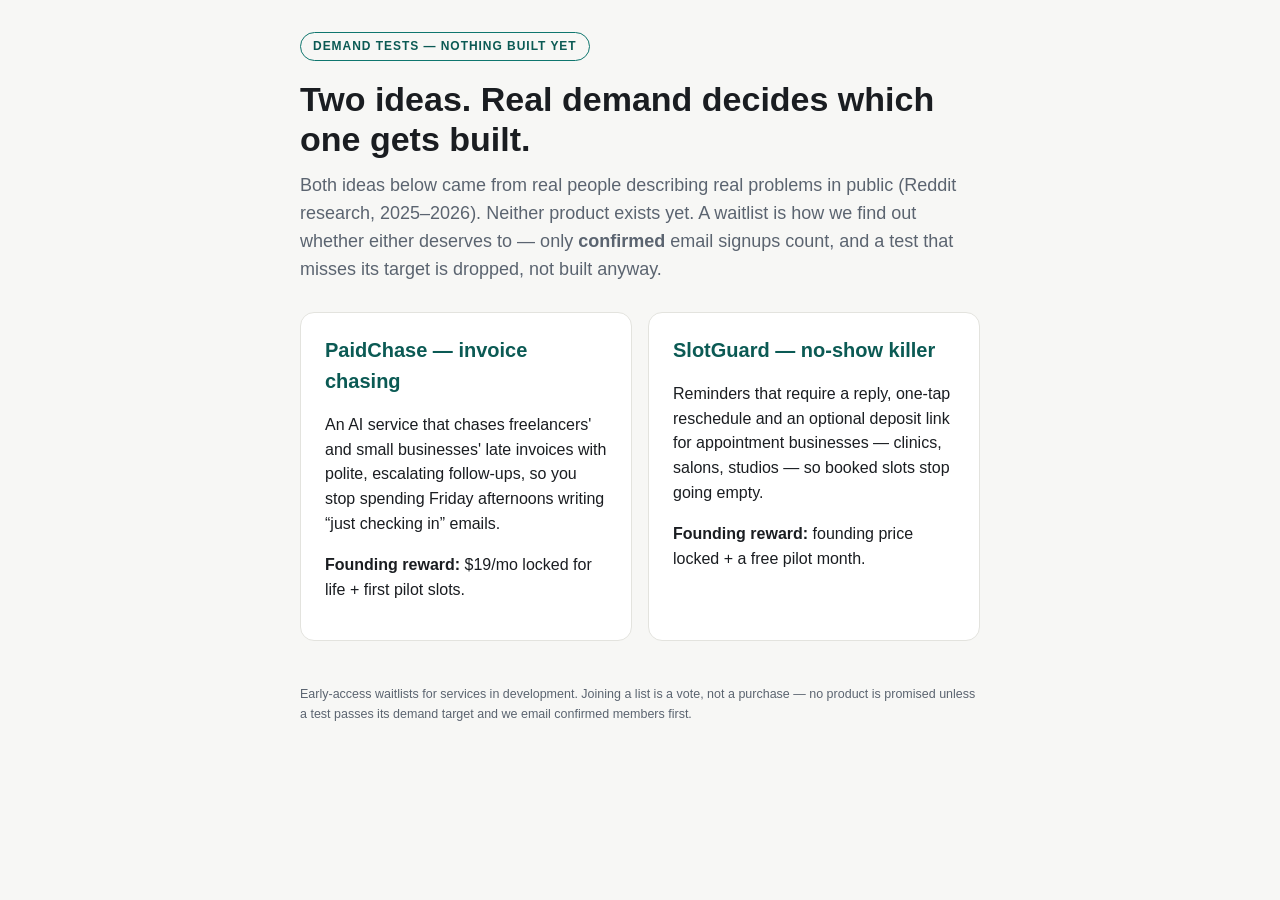
<file: index.html>
<!DOCTYPE html>
<html lang="en">
<head>
<meta charset="utf-8">
<meta name="viewport" content="width=device-width, initial-scale=1">
<title>Two ideas, tested in public — demand decides</title>
<link rel="stylesheet" href="assets/styles.css">
</head>
<body>
  <main class="wrap">
    <span class="badge">Demand tests — nothing built yet</span>
    <h1>Two ideas. Real demand decides which one gets built.</h1>
    <p class="lede">Both ideas below came from real people describing real problems in public
    (Reddit research, 2025–2026). Neither product exists yet. A waitlist is how we find out
    whether either deserves to — only <strong>confirmed</strong> email signups count, and a
    test that misses its target is dropped, not built anyway.</p>

    <div class="test-grid">
      <a class="card test-card" href="invoice-chaser/">
        <h2>PaidChase — invoice chasing</h2>
        <p>An AI service that chases freelancers' and small businesses' late invoices with
        polite, escalating follow-ups, so you stop spending Friday afternoons writing
        “just checking in” emails.</p>
        <p><strong>Founding reward:</strong> $19/mo locked for life + first pilot slots.</p>
      </a>
      <a class="card test-card" href="no-show-killer/">
        <h2>SlotGuard — no-show killer</h2>
        <p>Reminders that require a reply, one-tap reschedule and an optional deposit link
        for appointment businesses — clinics, salons, studios — so booked slots stop
        going empty.</p>
        <p><strong>Founding reward:</strong> founding price locked + a free pilot month.</p>
      </a>
    </div>

    <p class="footnote">Early-access waitlists for services in development. Joining a list
    is a vote, not a purchase — no product is promised unless a test passes its demand
    target and we email confirmed members first.</p>
  </main>
  <script src="assets/waitlist.js"></script>
</body>
</html>
</file>
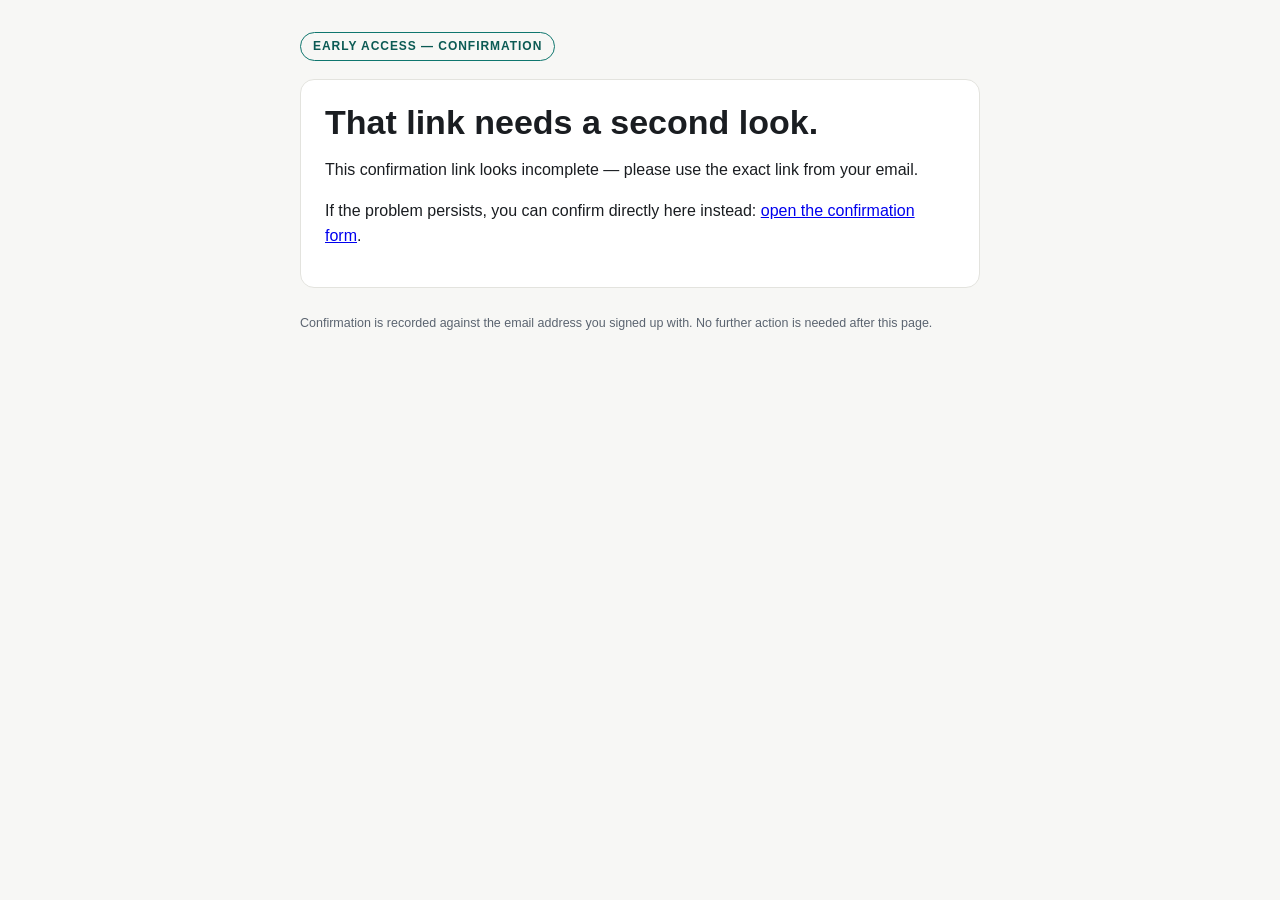
<file: confirm/index.html>
<!DOCTYPE html>
<html lang="en">
<head>
<meta charset="utf-8">
<meta name="viewport" content="width=device-width, initial-scale=1">
<title>Confirm your spot — early access</title>
<meta name="description" content="One-click confirmation for the PaidChase and SlotGuard early-access waitlists.">
<link rel="stylesheet" href="../assets/styles.css">
</head>
<body>
  <main class="wrap">
    <span class="badge">Early access — confirmation</span>

    <section class="card" id="state-working">
      <h1>Confirming your spot…</h1>
      <p class="lede">One moment — we're confirming your place on the list.</p>
    </section>

    <section class="card" id="state-success" hidden>
      <h1>You're on the list.</h1>
      <p>Your <strong id="success-candidate">early access</strong> spot is confirmed.
      This is a 14-day validation test: if enough owners confirm, the founding members
      get the pilot offer first — we'll email you the result either way.</p>
      <p><a class="btn" id="back-link" href="../">Back to the overview</a></p>
    </section>

    <section class="card" id="state-error" hidden>
      <h1>That link needs a second look.</h1>
      <p>This confirmation link looks incomplete — please use the exact link from
      your email.</p>
      <p>If the problem persists, you can confirm directly here instead:
      <a id="direct-link" href="https://docs.google.com/forms/d/e/1FAIpQLScAxt5Vs8vb6TRUqWV1Sz6lTYRUlZpcdCyYDmA7HLFWvsLGpg/viewform">open the confirmation form</a>.</p>
    </section>

    <noscript>
      <section class="card">
        <h2>JavaScript is off</h2>
        <p>Automatic one-click confirmation needs JavaScript. You can confirm
        directly instead — open the confirmation form and submit the code from
        your email:
        <a href="https://docs.google.com/forms/d/e/1FAIpQLScAxt5Vs8vb6TRUqWV1Sz6lTYRUlZpcdCyYDmA7HLFWvsLGpg/viewform">open the confirmation form</a>.</p>
      </section>
    </noscript>

    <p class="footnote">Confirmation is recorded against the email address you
    signed up with. No further action is needed after this page.</p>
  </main>

  <script>
  (function () {
    "use strict";
    var CONFIRM_ENDPOINT = "https://docs.google.com/forms/d/e/1FAIpQLScAxt5Vs8vb6TRUqWV1Sz6lTYRUlZpcdCyYDmA7HLFWvsLGpg/formResponse";
    var CONFIRM_FORM = "https://docs.google.com/forms/d/e/1FAIpQLScAxt5Vs8vb6TRUqWV1Sz6lTYRUlZpcdCyYDmA7HLFWvsLGpg/viewform";
    var TOKEN_FIELD = "entry.1951736974";
    var CANDIDATES = {
      "invoice-chaser": { name: "PaidChase", url: "../invoice-chaser/" },
      "no-show-killer": { name: "SlotGuard", url: "../no-show-killer/" }
    };

    var params = new URLSearchParams(window.location.search);
    var token = params.get("t");
    var candidate = CANDIDATES[params.get("c")] || null;

    var working = document.getElementById("state-working");
    var success = document.getElementById("state-success");
    var error = document.getElementById("state-error");

    function show(el) {
      working.hidden = true;
      success.hidden = true;
      error.hidden = true;
      el.hidden = false;
    }

    function showSuccess() {
      if (candidate) {
        document.getElementById("success-candidate").textContent = candidate.name;
        var back = document.getElementById("back-link");
        back.href = candidate.url;
        back.textContent = "Back to " + candidate.name;
      }
      show(success);
    }

    if (!token) {
      show(error);
      return;
    }

    // Direct-form fallback link (also used if the automatic POST cannot run).
    document.getElementById("direct-link").href =
      CONFIRM_FORM + "?usp=pp_url&" + TOKEN_FIELD + "=" + encodeURIComponent(token);

    if (token === "PREVIEW") {
      showSuccess();
      return;
    }

    var body = new URLSearchParams();
    body.set(TOKEN_FIELD, token);
    // Google Forms returns no CORS headers; no-cors = fire-and-forget.
    window.fetch(CONFIRM_ENDPOINT, { method: "POST", mode: "no-cors", body: body })
      .then(showSuccess)
      .catch(showSuccess);
  })();
  </script>
</body>
</html>
</file>
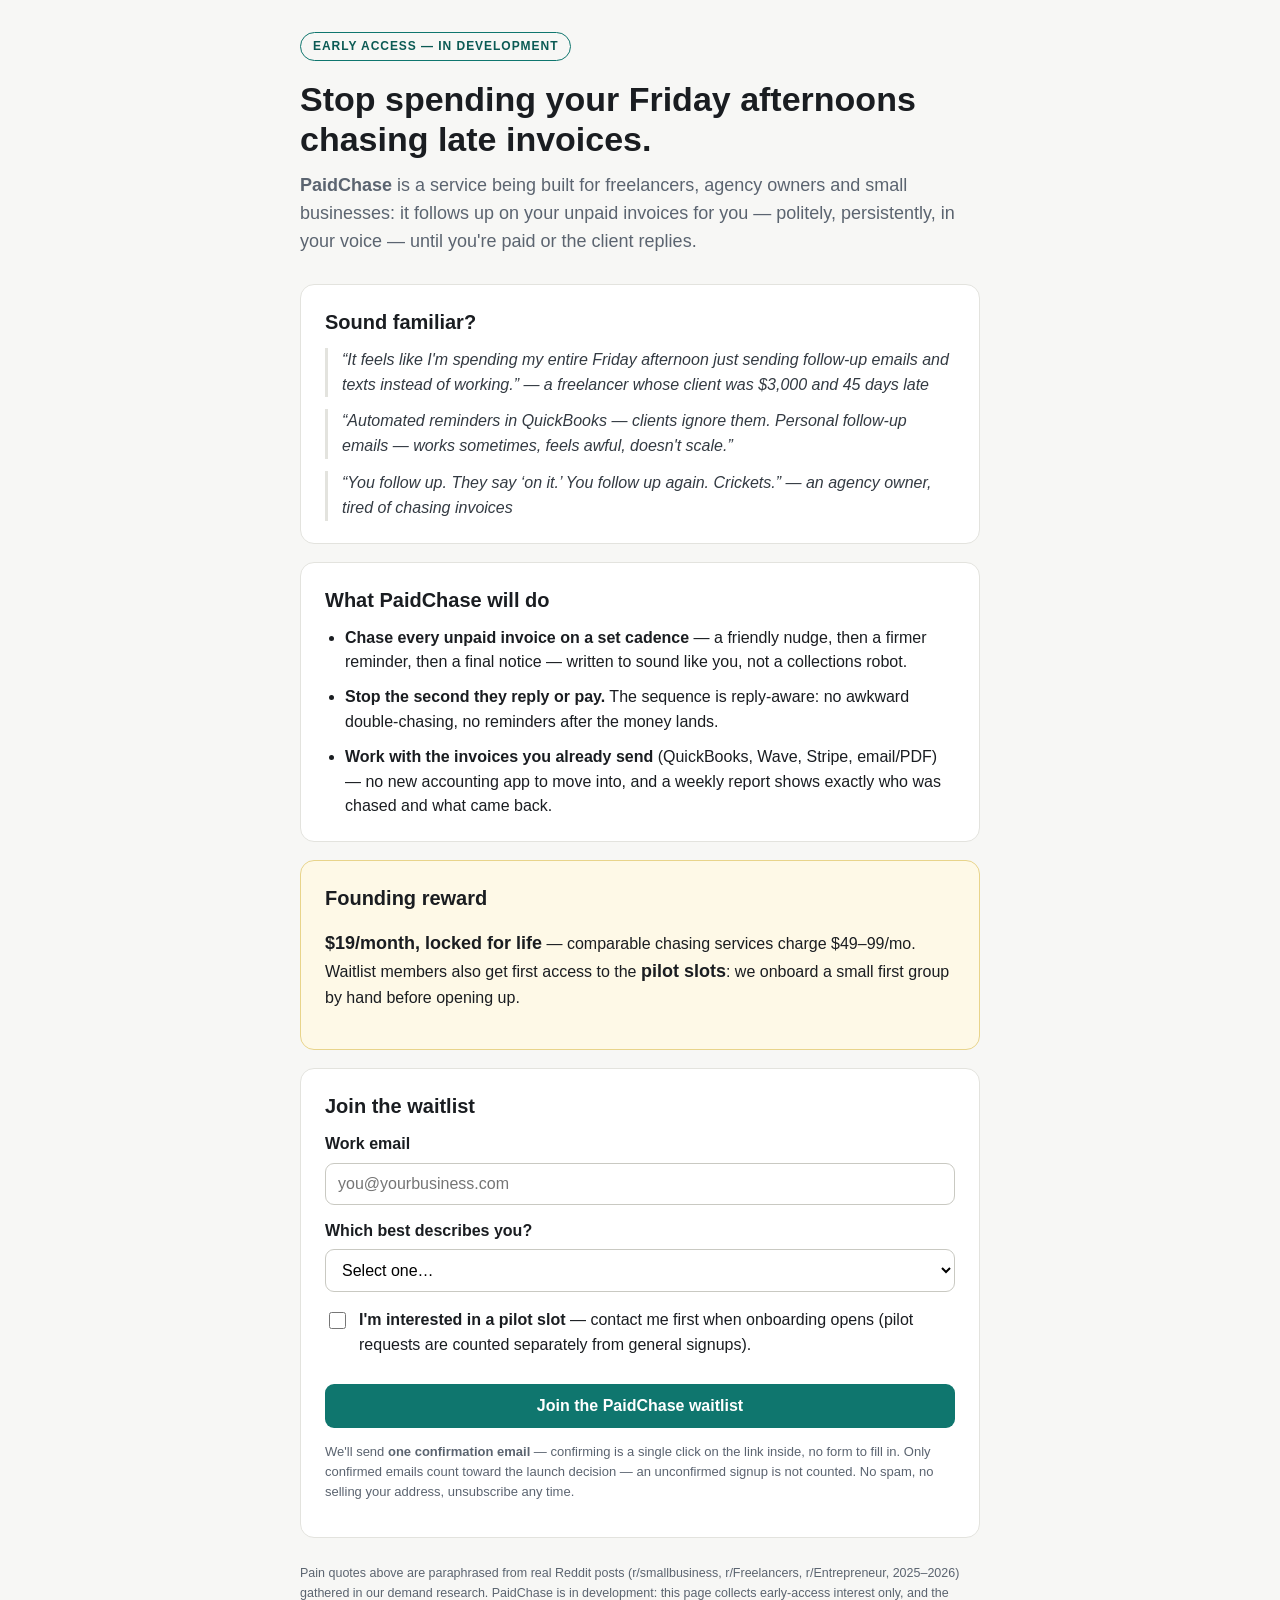
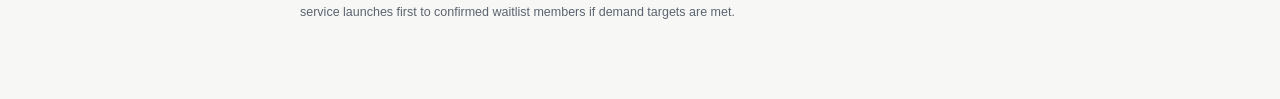
<file: invoice-chaser/index.html>
<!DOCTYPE html>
<html lang="en">
<head>
<meta charset="utf-8">
<meta name="viewport" content="width=device-width, initial-scale=1">
<title>PaidChase — stop chasing late invoices yourself</title>
<meta name="description" content="An AI service that chases your late invoices with polite, escalating follow-ups. Join the early-access waitlist.">
<link rel="stylesheet" href="../assets/styles.css">
</head>
<body data-candidate="invoice-chaser">
  <main class="wrap">
    <span class="badge">Early access — in development</span>
    <h1>Stop spending your Friday afternoons chasing late invoices.</h1>
    <p class="lede"><strong>PaidChase</strong> is a service being built for freelancers,
    agency owners and small businesses: it follows up on your unpaid invoices for you —
    politely, persistently, in your voice — until you're paid or the client replies.</p>

    <section class="card">
      <h2>Sound familiar?</h2>
      <blockquote>“It feels like I'm spending my entire Friday afternoon just sending
      follow-up emails and texts instead of working.” — a freelancer whose client was
      $3,000 and 45 days late</blockquote>
      <blockquote>“Automated reminders in QuickBooks — clients ignore them. Personal
      follow-up emails — works sometimes, feels awful, doesn't scale.”</blockquote>
      <blockquote>“You follow up. They say ‘on it.’ You follow up again. Crickets.” —
      an agency owner, tired of chasing invoices</blockquote>
    </section>

    <section class="card">
      <h2>What PaidChase will do</h2>
      <ul>
        <li><strong>Chase every unpaid invoice on a set cadence</strong> — a friendly nudge,
        then a firmer reminder, then a final notice — written to sound like you, not a
        collections robot.</li>
        <li><strong>Stop the second they reply or pay.</strong> The sequence is reply-aware:
        no awkward double-chasing, no reminders after the money lands.</li>
        <li><strong>Work with the invoices you already send</strong> (QuickBooks, Wave,
        Stripe, email/PDF) — no new accounting app to move into, and a weekly report shows
        exactly who was chased and what came back.</li>
      </ul>
    </section>

    <section class="card reward">
      <h2>Founding reward</h2>
      <p><strong>$19/month, locked for life</strong> — comparable chasing services charge
      $49–99/mo. Waitlist members also get first access to the <strong>pilot slots</strong>:
      we onboard a small first group by hand before opening up.</p>
    </section>

    <section class="card">
      <h2>Join the waitlist</h2>
      <form id="waitlist-form" novalidate>
        <label for="email">Work email</label>
        <input type="email" id="email" name="email" required autocomplete="email"
               placeholder="you@yourbusiness.com">
        <label for="role">Which best describes you?</label>
        <select id="role" name="role" required>
          <option value="" disabled selected>Select one…</option>
          <!-- Role options are filled in from the per-candidate config in waitlist.js -->
        </select>
        <label class="checkbox">
          <input type="checkbox" name="pilot_interest">
          <span><strong>I'm interested in a pilot slot</strong> — contact me first when
          onboarding opens (pilot requests are counted separately from general signups).</span>
        </label>
        <input type="hidden" name="candidate" value="">
        <input type="hidden" name="referred_by" value="">
        <input type="hidden" name="source" value="">
        <input type="text" name="website" class="hp" tabindex="-1" autocomplete="off" aria-hidden="true">
        <button type="submit">Join the PaidChase waitlist</button>
        <p class="fineprint">We'll send <strong>one confirmation email</strong> — confirming
        is a single click on the link inside, no form to fill in. Only confirmed emails
        count toward the launch decision — an unconfirmed signup is not counted. No spam,
        no selling your address, unsubscribe any time.</p>
      </form>

      <div id="success-panel" hidden>
        <h2>One more step — check your inbox.</h2>
        <p>We just emailed you a confirmation link — <strong>one click and you're on
        the list. No forms to fill.</strong> Your place only counts once you click —
        that's what keeps this list honest.</p>
        <p class="position">Your place in line: <span id="position-number">#–</span></p>
        <p>Want to move up and help this launch? Share your personal link — when someone
        joins through it <em>and confirms</em>, you're credited:</p>
        <div class="share-row">
          <input type="text" id="referral-link" readonly value="">
          <button type="button" id="copy-referral">Copy link</button>
        </div>
      </div>
    </section>

    <p class="footnote">Pain quotes above are paraphrased from real Reddit posts
    (r/smallbusiness, r/Freelancers, r/Entrepreneur, 2025–2026) gathered in our demand
    research. PaidChase is in development: this page collects early-access interest only,
    and the service launches first to confirmed waitlist members if demand targets are met.</p>
  </main>
  <script src="../assets/waitlist.js"></script>
</body>
</html>
</file>
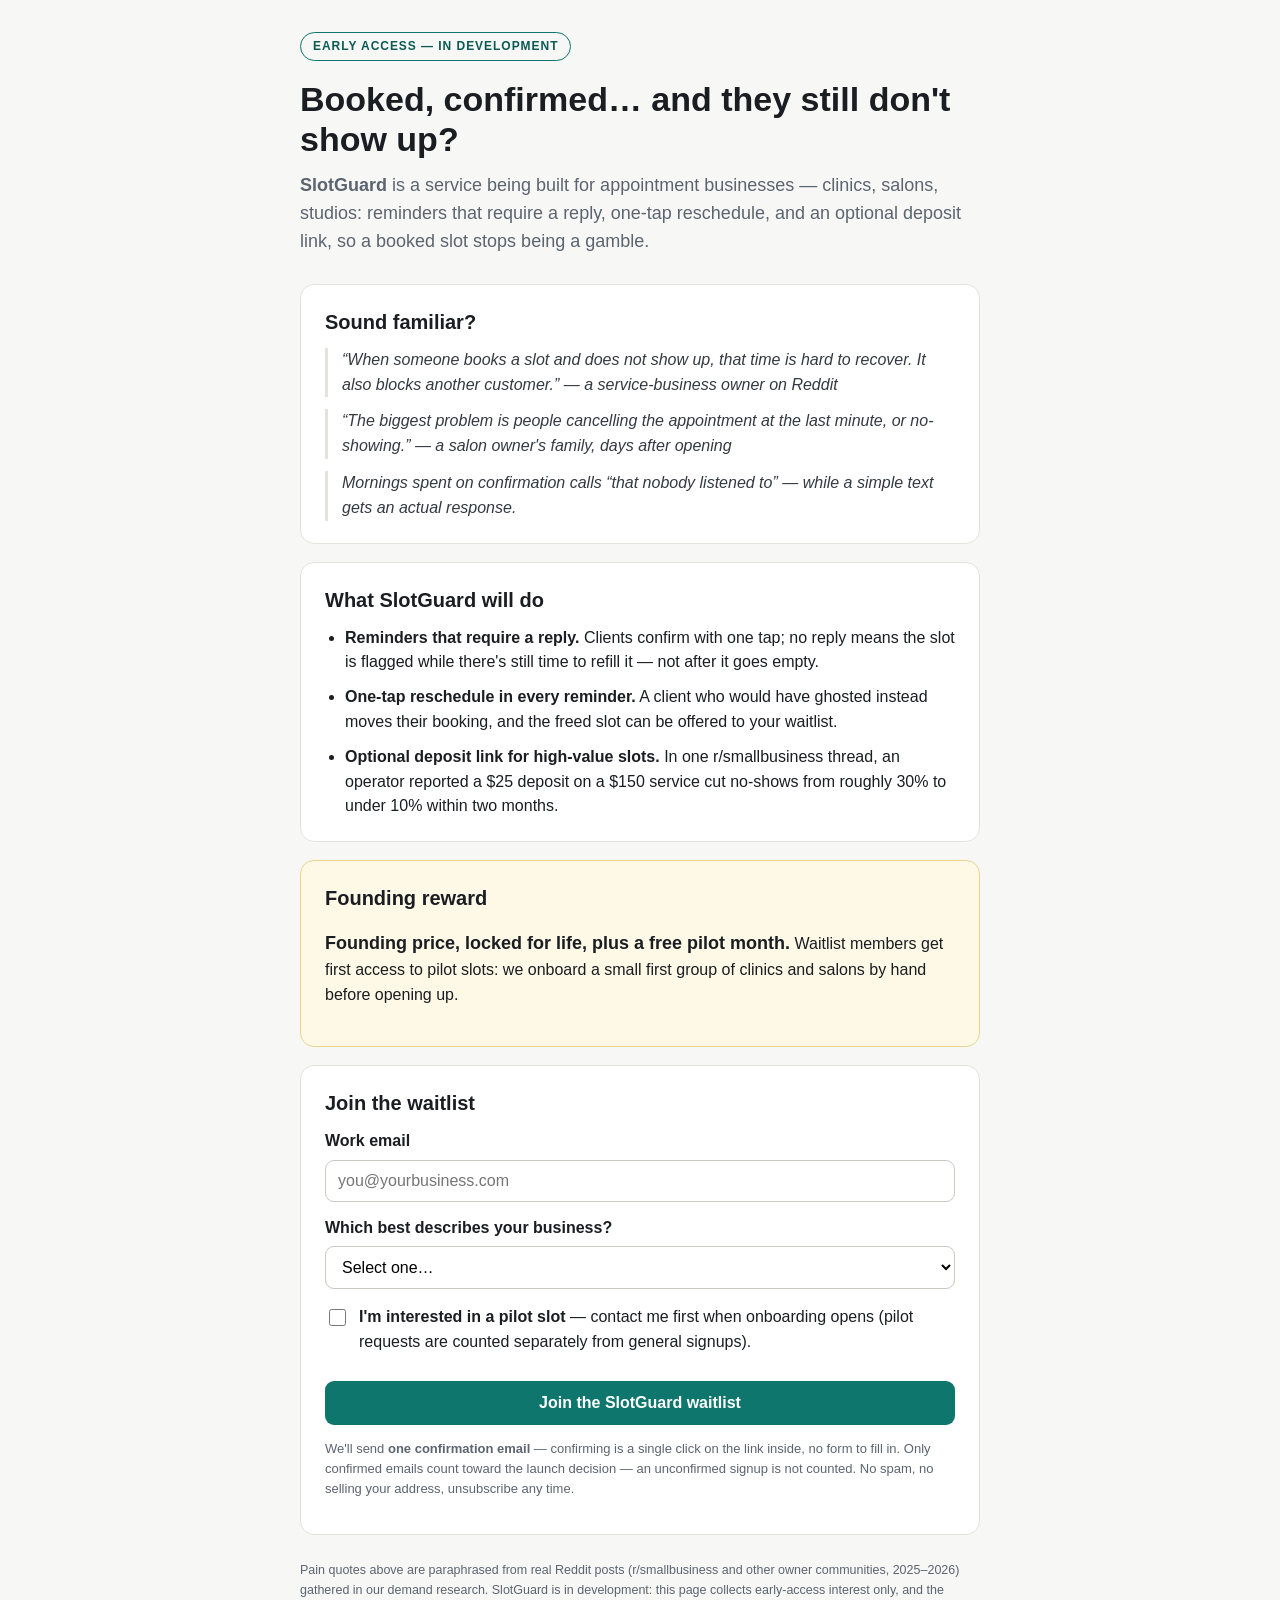
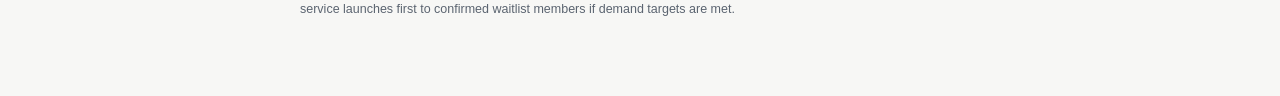
<file: no-show-killer/index.html>
<!DOCTYPE html>
<html lang="en">
<head>
<meta charset="utf-8">
<meta name="viewport" content="width=device-width, initial-scale=1">
<title>SlotGuard — booked slots that stop going empty</title>
<meta name="description" content="Reply-to-confirm reminders, one-tap reschedule and deposit links for clinics, salons and studios. Join the early-access waitlist.">
<link rel="stylesheet" href="../assets/styles.css">
</head>
<body data-candidate="no-show-killer">
  <main class="wrap">
    <span class="badge">Early access — in development</span>
    <h1>Booked, confirmed… and they still don't show up?</h1>
    <p class="lede"><strong>SlotGuard</strong> is a service being built for appointment
    businesses — clinics, salons, studios: reminders that require a reply, one-tap
    reschedule, and an optional deposit link, so a booked slot stops being a gamble.</p>

    <section class="card">
      <h2>Sound familiar?</h2>
      <blockquote>“When someone books a slot and does not show up, that time is hard to
      recover. It also blocks another customer.” — a service-business owner on Reddit</blockquote>
      <blockquote>“The biggest problem is people cancelling the appointment at the last
      minute, or no-showing.” — a salon owner's family, days after opening</blockquote>
      <blockquote>Mornings spent on confirmation calls “that nobody listened to” — while
      a simple text gets an actual response.</blockquote>
    </section>

    <section class="card">
      <h2>What SlotGuard will do</h2>
      <ul>
        <li><strong>Reminders that require a reply.</strong> Clients confirm with one tap;
        no reply means the slot is flagged while there's still time to refill it — not
        after it goes empty.</li>
        <li><strong>One-tap reschedule in every reminder.</strong> A client who would have
        ghosted instead moves their booking, and the freed slot can be offered to your
        waitlist.</li>
        <li><strong>Optional deposit link for high-value slots.</strong> In one
        r/smallbusiness thread, an operator reported a $25 deposit on a $150 service cut
        no-shows from roughly 30% to under 10% within two months.</li>
      </ul>
    </section>

    <section class="card reward">
      <h2>Founding reward</h2>
      <p><strong>Founding price, locked for life, plus a free pilot month.</strong>
      Waitlist members get first access to pilot slots: we onboard a small first group
      of clinics and salons by hand before opening up.</p>
    </section>

    <section class="card">
      <h2>Join the waitlist</h2>
      <form id="waitlist-form" novalidate>
        <label for="email">Work email</label>
        <input type="email" id="email" name="email" required autocomplete="email"
               placeholder="you@yourbusiness.com">
        <label for="role">Which best describes your business?</label>
        <select id="role" name="role" required>
          <option value="" disabled selected>Select one…</option>
          <!-- Role options are filled in from the per-candidate config in waitlist.js -->
        </select>
        <label class="checkbox">
          <input type="checkbox" name="pilot_interest">
          <span><strong>I'm interested in a pilot slot</strong> — contact me first when
          onboarding opens (pilot requests are counted separately from general signups).</span>
        </label>
        <input type="hidden" name="candidate" value="">
        <input type="hidden" name="referred_by" value="">
        <input type="hidden" name="source" value="">
        <input type="text" name="website" class="hp" tabindex="-1" autocomplete="off" aria-hidden="true">
        <button type="submit">Join the SlotGuard waitlist</button>
        <p class="fineprint">We'll send <strong>one confirmation email</strong> — confirming
        is a single click on the link inside, no form to fill in. Only confirmed emails
        count toward the launch decision — an unconfirmed signup is not counted. No spam,
        no selling your address, unsubscribe any time.</p>
      </form>

      <div id="success-panel" hidden>
        <h2>One more step — check your inbox.</h2>
        <p>We just emailed you a confirmation link — <strong>one click and you're on
        the list. No forms to fill.</strong> Your place only counts once you click —
        that's what keeps this list honest.</p>
        <p class="position">Your place in line: <span id="position-number">#–</span></p>
        <p>Want to move up and help this launch? Share your personal link — when someone
        joins through it <em>and confirms</em>, you're credited:</p>
        <div class="share-row">
          <input type="text" id="referral-link" readonly value="">
          <button type="button" id="copy-referral">Copy link</button>
        </div>
      </div>
    </section>

    <p class="footnote">Pain quotes above are paraphrased from real Reddit posts
    (r/smallbusiness and other owner communities, 2025–2026) gathered in our demand
    research. SlotGuard is in development: this page collects early-access interest only,
    and the service launches first to confirmed waitlist members if demand targets are met.</p>
  </main>
  <script src="../assets/waitlist.js"></script>
</body>
</html>
</file>
<file: assets/styles.css>
/* Shared stylesheet — PaidChase + SlotGuard waitlist tests. No framework. */
:root {
  --ink: #1a1d21;
  --muted: #5b6470;
  --bg: #f7f7f5;
  --card: #ffffff;
  --line: #e3e3de;
  --accent: #0f766e;
  --accent-ink: #0b5a54;
  --reward-bg: #fef9e7;
  --reward-line: #e8d48b;
  --radius: 14px;
}
* { box-sizing: border-box; }
body {
  margin: 0;
  font-family: -apple-system, BlinkMacSystemFont, "Segoe UI", Roboto, Helvetica, Arial, sans-serif;
  background: var(--bg);
  color: var(--ink);
  line-height: 1.55;
}
.wrap { max-width: 720px; margin: 0 auto; padding: 32px 20px 64px; }
.badge {
  display: inline-block; font-size: 12px; font-weight: 700; letter-spacing: .08em;
  text-transform: uppercase; color: var(--accent-ink);
  border: 1px solid var(--accent); border-radius: 999px; padding: 4px 12px; margin-bottom: 18px;
}
h1 { font-size: 34px; line-height: 1.2; margin: 0 0 12px; }
h2 { font-size: 20px; margin: 0 0 10px; }
.lede { font-size: 18px; color: var(--muted); margin: 0 0 28px; }
.card {
  background: var(--card); border: 1px solid var(--line); border-radius: var(--radius);
  padding: 22px 24px; margin-bottom: 18px;
}
.card ul { margin: 0; padding-left: 20px; }
.card li { margin-bottom: 10px; }
.card li:last-child { margin-bottom: 0; }
blockquote {
  margin: 0 0 12px; padding-left: 14px; border-left: 3px solid var(--line);
  color: #333a42; font-style: italic;
}
blockquote:last-child { margin-bottom: 0; }
.reward { background: var(--reward-bg); border: 1px solid var(--reward-line); }
.reward strong { font-size: 18px; }
label { display: block; font-weight: 600; margin: 14px 0 6px; }
label:first-of-type { margin-top: 0; }
input[type="email"], select {
  width: 100%; padding: 11px 12px; font-size: 16px;
  border: 1px solid #c9c9c2; border-radius: 9px; background: #fff;
}
.checkbox { display: flex; gap: 10px; align-items: flex-start; font-weight: 400; margin-top: 16px; }
.checkbox input { margin-top: 4px; width: 17px; height: 17px; flex: none; }
button[type="submit"], .btn {
  display: inline-block; width: 100%; margin-top: 20px; padding: 13px 16px;
  font-size: 16px; font-weight: 700; color: #fff; background: var(--accent);
  border: 0; border-radius: 9px; cursor: pointer; text-decoration: none; text-align: center;
}
button[type="submit"]:hover, .btn:hover { background: var(--accent-ink); }
.fineprint { font-size: 13px; color: var(--muted); margin-top: 14px; }
.hp { position: absolute; left: -9999px; width: 1px; height: 1px; opacity: 0; }
#success-panel { border-color: var(--accent); }
#success-panel .position { font-size: 22px; font-weight: 800; margin: 4px 0 10px; }
.share-row { display: flex; gap: 8px; margin-top: 8px; }
.share-row input {
  flex: 1; padding: 10px 12px; font-size: 14px;
  border: 1px solid #c9c9c2; border-radius: 9px; background: #fbfbfa;
}
.share-row button {
  padding: 10px 16px; font-weight: 700; color: #fff; background: var(--ink);
  border: 0; border-radius: 9px; cursor: pointer; white-space: nowrap;
}
.footnote { font-size: 12.5px; color: var(--muted); margin-top: 26px; }
.test-grid { display: grid; gap: 16px; }
@media (min-width: 560px) { .test-grid { grid-template-columns: 1fr 1fr; } }
.test-card { display: block; text-decoration: none; color: var(--ink); }
.test-card:hover { border-color: var(--accent); }
.test-card h2 { color: var(--accent-ink); }
</file>
